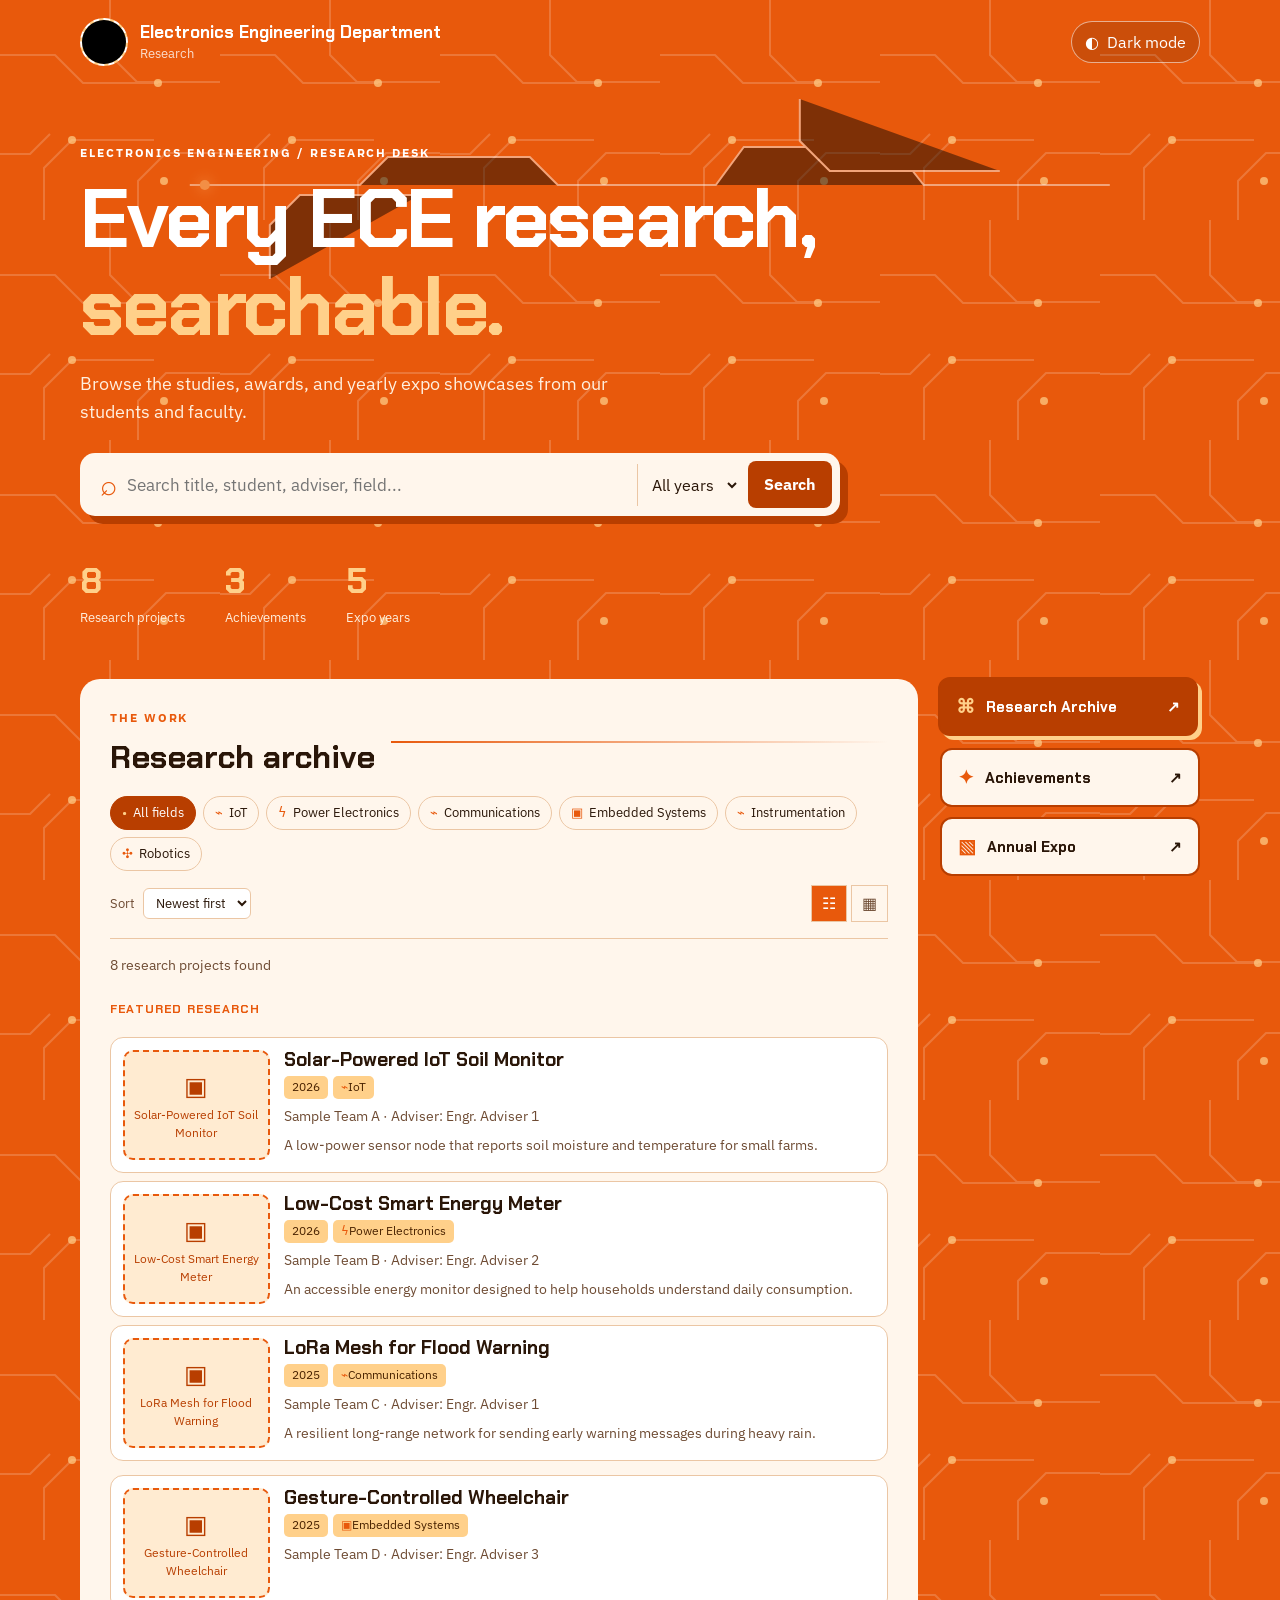
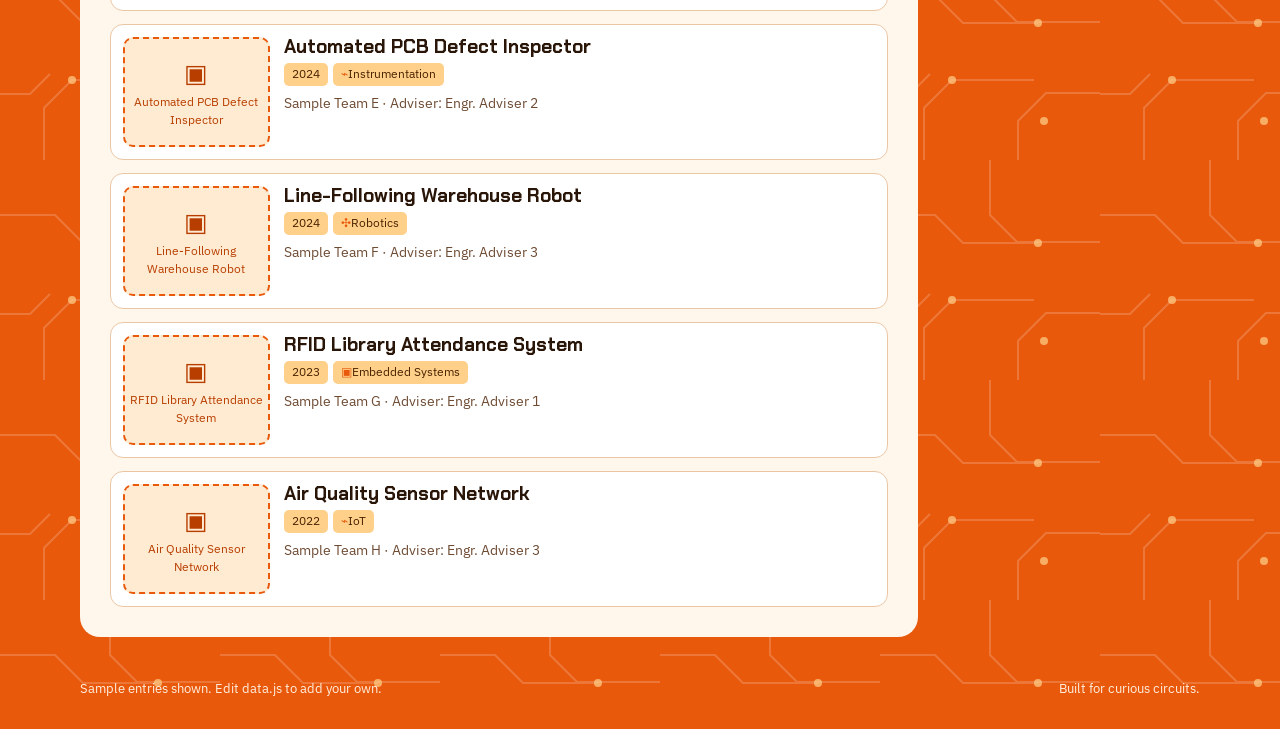
<file: index.html>
<!doctype html>
<html lang="en">
<head>
  <meta charset="utf-8">
  <meta name="viewport" content="width=device-width, initial-scale=1">
  <meta name="description" content="Research, achievements, and annual expo projects from the Electronics Engineering Department.">
  <title>ECE Research | Electronics Engineering Department</title>
  <link rel="preconnect" href="https://fonts.googleapis.com">
  <link rel="preconnect" href="https://fonts.gstatic.com" crossorigin>
  <link href="https://fonts.googleapis.com/css2?family=Chakra+Petch:wght@500;700&family=IBM+Plex+Sans:wght@400;500;700&display=swap" rel="stylesheet">
  <link rel="stylesheet" href="styles.css">
</head>
<body>
  <div class="page-shell">
    <header class="top wrap">
      <a class="brand" href="#archive" aria-label="ECE Research home">
        <span class="logo" id="logo"><span>ECE</span></span>
        <span><b id="dept">Electronics Engineering Department</b><small>Research</small></span>
      </a>
      <button class="theme-toggle" id="theme-toggle" type="button" aria-pressed="false">
        <span aria-hidden="true">◐</span><span id="theme-label">Dark mode</span>
      </button>
    </header>

    <main>
      <section class="hero wrap" aria-labelledby="headline">
        <svg class="pulse-trace" viewBox="0 0 900 180" aria-hidden="true">
          <path d="M0 86h170l28-28h142l28 28h158l28-38h150l30 38h186" />
          <path d="M80 180v-54l30-30h120M610 0v42l30 30h170" />
          <circle class="pulse-dot" cx="15" cy="86" r="5" />
        </svg>
        <p class="eyebrow">ELECTRONICS ENGINEERING / RESEARCH DESK</p>
        <h1 id="headline">Every ECE research,<br><em>searchable.</em></h1>
        <p class="tagline" id="tagline">Browse studies, awards, and annual expo showcases from our students and faculty.</p>
        <form class="search" id="search-form" role="search">
          <label class="sr-only" for="q">Search research</label>
          <span class="search-icon" aria-hidden="true">⌕</span>
          <input id="q" type="search" placeholder="Search title, student, adviser, field..." autocomplete="off">
          <label class="sr-only" for="yr">Filter research by year</label>
          <select id="yr"><option value="">All years</option></select>
          <button type="submit" class="search-submit">Search</button>
        </form>
        <div class="stats" aria-label="Research statistics">
          <div class="stat"><strong data-stat="research">0</strong><span>Research projects</span></div>
          <div class="stat"><strong data-stat="awards">0</strong><span>Achievements</span></div>
          <div class="stat"><strong data-stat="expo">0</strong><span>Expo years</span></div>
        </div>
      </section>

      <div class="main wrap">
        <div class="panel">
          <section class="view" id="v-archive" aria-labelledby="archive-title">
            <div class="section-heading"><div><p class="eyebrow orange">THE WORK</p><h2 id="archive-title">Research archive</h2></div></div>
            <div class="toolbar">
              <div class="chips" id="fields" aria-label="Filter research by field"></div>
              <div class="toolbar-row">
                <label class="control-label" for="sort">Sort
                  <select id="sort"><option value="newest">Newest first</option><option value="oldest">Oldest first</option><option value="az">A to Z</option></select>
                </label>
                <div class="view-switch" aria-label="Research layout">
                  <button type="button" class="icon-btn active" id="list-view" aria-label="List view" aria-pressed="true">☷</button>
                  <button type="button" class="icon-btn" id="grid-view" aria-label="Grid view" aria-pressed="false">▦</button>
                </div>
              </div>
            </div>
            <p class="count" id="count" aria-live="polite"></p>
            <div class="featured" id="featured"></div>
            <div class="research-list" id="list"></div>
          </section>

          <section class="view" id="v-achievements" aria-labelledby="achievements-title" hidden>
            <div class="section-heading"><div><p class="eyebrow orange">MILESTONES</p><h2 id="achievements-title">Achievements</h2></div></div>
            <p class="sub">A timeline of recognitions earned by the ECE research community.</p>
            <div class="timeline" id="awards"></div>
          </section>

          <section class="view" id="v-expo" aria-labelledby="expo-title" hidden>
            <div class="section-heading"><div><p class="eyebrow orange">SHOWCASE</p><h2 id="expo-title">Annual Expo</h2></div></div>
            <div class="tabs" role="tablist" aria-label="Expo year" id="etabs"></div>
            <p class="sub expo-summary" id="esum"></p>
            <div class="gallery" id="egrid"></div>
          </section>
        </div>

        <nav class="nav" aria-label="Research sections">
          <button class="navbtn" data-v="archive" type="button"><span aria-hidden="true">⌘</span> Research Archive <i aria-hidden="true">↗</i></button>
          <button class="navbtn" data-v="achievements" type="button"><span aria-hidden="true">✦</span> Achievements <i aria-hidden="true">↗</i></button>
          <button class="navbtn" data-v="expo" type="button"><span aria-hidden="true">▧</span> Annual Expo <i aria-hidden="true">↗</i></button>
        </nav>
      </div>
    </main>

    <footer class="footer wrap"><span id="foot">Electronics Engineering Department</span><span>Built for curious circuits.</span></footer>
  </div>

  <button class="back-top" id="back-top" type="button" aria-label="Back to top">↑</button>

  <div class="modal" id="detail-modal" role="dialog" aria-modal="true" aria-labelledby="modal-title" hidden>
    <div class="modal-card">
      <button class="modal-close" data-close="detail-modal" type="button" aria-label="Close research details">&times;</button>
      <div id="modal-body"></div>
    </div>
  </div>
  <div class="lightbox" id="lightbox" role="dialog" aria-modal="true" aria-label="Expanded expo photo" hidden>
    <button class="lightbox-close" type="button" aria-label="Close photo">&times;</button>
    <button class="lightbox-arrow prev" type="button" aria-label="Previous photo">‹</button>
    <figure><img id="lightbox-img" alt=""><figcaption id="lightbox-caption"></figcaption></figure>
    <button class="lightbox-arrow next" type="button" aria-label="Next photo">›</button>
  </div>
  <script src="data.js"></script>
  <script src="app.js"></script>
</body>
</html>
</file>
<file: styles.css>
:root {
  --orange:#E8590C; --deep:#B83E00; --gold:#FFD08A; --cream:#FFF6EC;
  --ink:#2A1608; --muted:#6E4B33; --line:#EBC6A4; --card:#fff;
  --head:"Chakra Petch","Trebuchet MS",sans-serif;
  --body:"IBM Plex Sans","Segoe UI",Arial,sans-serif;
  color-scheme:light;
}
:root[data-theme="dark"] { --cream:#2B1A10; --ink:#FFEBDD; --muted:#E3B999; --line:#68432A; --card:#3A2416; color-scheme:dark; }
@media (prefers-color-scheme:dark) { :root:not([data-theme="light"]) { --cream:#2B1A10; --ink:#FFEBDD; --muted:#E3B999; --line:#68432A; --card:#3A2416; color-scheme:dark; } }
* { box-sizing:border-box; }
html { scroll-behavior:smooth; }
body { margin:0; color:var(--ink); font:16px/1.55 var(--body); background:var(--orange) url("data:image/svg+xml,%3Csvg xmlns='http://www.w3.org/2000/svg' width='220' height='220' fill='none'%3E%3Cg stroke='%23fff' stroke-opacity='.18' stroke-width='2'%3E%3Cpath d='M0 55h55l28 28h75M110 0v55l27 27h83M44 220v-52l28-28h82M220 153h-54l-28 28v39M0 154h30l20-20'/%3E%3C/g%3E%3Cg fill='%23FFD08A'%3E%3Ccircle cx='158' cy='83' r='4' fill-opacity='.7'/%3E%3Ccircle cx='72' cy='140' r='4' fill-opacity='.7'/%3E%3Ccircle cx='164' cy='181' r='4' fill-opacity='.7'/%3E%3C/g%3E%3C/svg%3E"); }
button,select,input { font:inherit; }
button,select { cursor:pointer; }
.wrap { width:min(1120px,calc(100% - 40px)); margin-inline:auto; }
.top { display:flex; align-items:center; justify-content:space-between; gap:20px; padding:18px 0; color:#fff; }
.brand { display:flex; align-items:center; gap:12px; color:inherit; text-decoration:none; }
.brand b { display:block; font:700 17px var(--head); }
.brand small { display:block; opacity:.8; }
.logo { position:relative; overflow:hidden; display:grid; place-items:center; width:48px; height:48px; flex:none; border:2px dashed #fff; border-radius:50%; color:var(--deep); background:var(--gold); font:700 12px var(--head); }
.logo img { position:absolute; inset:0; width:100%; height:100%; object-fit:cover; }
.theme-toggle { display:flex; align-items:center; gap:8px; border:1px solid rgba(255,255,255,.55); border-radius:99px; padding:8px 13px; color:#fff; background:rgba(0,0,0,.12); }
.hero { position:relative; overflow:hidden; padding:60px 0 50px; color:#fff; }
.eyebrow { margin:0 0 12px; font-size:12px; letter-spacing:.16em; font-weight:700; }
.eyebrow.orange { color:var(--orange); }
h1,h2,h3 { margin:0; font-family:var(--head); line-height:1.08; }
h1 { position:relative; max-width:750px; font-size:clamp(42px,8vw,82px); letter-spacing:-.03em; }
h1 em { color:var(--gold); font-style:normal; }
.tagline { max-width:560px; margin:18px 0 28px; color:#FFF0DF; font-size:18px; }
.search { position:relative; z-index:1; display:flex; align-items:center; gap:8px; max-width:760px; padding:8px; border-radius:15px; background:var(--cream); box-shadow:8px 8px 0 var(--deep); }
.search-icon { padding-left:12px; color:var(--orange); font-size:29px; line-height:1; }
.search input { min-width:0; flex:1; border:0; outline:0; color:var(--ink); background:transparent; font-size:17px; }
.search select { border:0; border-left:1px solid var(--line); padding:10px; color:var(--ink); background:transparent; }
.search-submit { border:0; border-radius:8px; padding:11px 16px; color:#fff; background:var(--deep); font-weight:700; }
.search:focus-within { outline:3px solid var(--gold); outline-offset:3px; }
.stats { display:flex; gap:40px; margin-top:42px; }
.stat strong { display:block; color:var(--gold); font:700 35px var(--head); }
.stat span { color:#FFF0DF; font-size:13px; }
.pulse-trace { position:absolute; inset:15px -4% auto; width:108%; height:180px; opacity:.45; pointer-events:none; }
.pulse-trace path { stroke:#fff; stroke-width:2; }
.pulse-dot { fill:var(--gold); filter:drop-shadow(0 0 7px var(--gold)); animation:pulse 8s linear infinite; }
@keyframes pulse { from { transform:translateX(0); } to { transform:translateX(880px); } }
.main { display:grid; grid-template-columns:minmax(0,1fr) 260px; gap:22px; align-items:start; padding-bottom:30px; }
.panel { min-width:0; padding:30px; border-radius:20px; background:var(--cream); }
.nav { position:sticky; top:16px; display:grid; gap:10px; }
.navbtn { display:flex; align-items:center; gap:11px; border:2px solid var(--deep); border-radius:12px; padding:15px 16px; text-align:left; color:var(--ink); background:var(--cream); font:700 15px var(--head); transition:.18s; }
.navbtn span { color:var(--orange); font-size:19px; }.navbtn i { margin-left:auto; font-style:normal; }.navbtn:hover,.navbtn[aria-current="true"] { color:#fff; background:var(--deep); transform:translate(-2px,-2px); box-shadow:4px 4px 0 var(--gold); }.navbtn[aria-current="true"] span { color:var(--gold); }
.view[hidden] { display:none; }.view { animation:enter .25s ease both; }@keyframes enter { from { opacity:0; transform:translateY(8px); } to { opacity:1; transform:none; } }
.section-heading { display:flex; align-items:center; gap:16px; margin-bottom:22px; }.section-heading:after { content:""; height:2px; flex:1; background:linear-gradient(90deg,var(--orange),transparent); }
.section-heading h2 { font-size:32px; }.sub { margin:0 0 20px; color:var(--muted); }
.toolbar { border-bottom:1px solid var(--line); padding-bottom:16px; }.chips { display:flex; flex-wrap:wrap; gap:7px; }.chip { display:inline-flex; align-items:center; gap:6px; border:1px solid var(--line); border-radius:99px; padding:6px 11px; color:var(--ink); background:transparent; font-size:13px; }.chip.is-active { border-color:var(--deep); color:#fff; background:var(--deep); }.field-icon { color:var(--orange); }.chip.is-active .field-icon { color:var(--gold); }
.toolbar-row { display:flex; align-items:center; justify-content:space-between; gap:14px; margin-top:14px; }.control-label { color:var(--muted); font-size:13px; }.control-label select { margin-left:5px; border:1px solid var(--line); border-radius:6px; padding:5px 8px; color:var(--ink); background:var(--card); }.view-switch { display:flex; gap:4px; }.icon-btn { border:1px solid var(--line); padding:5px 10px; color:var(--muted); background:transparent; }.icon-btn.active { color:#fff; background:var(--orange); }
.count { margin:16px 0 12px; color:var(--muted); font-size:14px; }.research-list { display:grid; gap:13px; }.research-list.grid-mode { grid-template-columns:repeat(auto-fit,minmax(230px,1fr)); }.research-list.grid-mode .research-card { display:block; }.research-list.grid-mode .research-card .media { margin-bottom:12px; }
.research-card,.award-card { border:1px solid var(--line); border-radius:13px; padding:12px; background:var(--card); transition:.18s; }.research-card { display:grid; grid-template-columns:145px 1fr; gap:16px; cursor:pointer; }.research-card:hover,.award-card:hover { border-color:var(--gold); transform:translateY(-3px); box-shadow:0 0 0 2px var(--gold); }.research-card h3,.award-card h3 { font-size:19px; }.meta { margin:7px 0 0; color:var(--muted); font-size:14px; }.tag { display:inline-block; margin:6px 5px 0 0; border-radius:5px; padding:2px 8px; color:#4A2300; background:var(--gold); font-size:12px; }.featured { display:grid; gap:8px; margin-bottom:14px; }.featured:empty { display:none; }.featured-label { margin-top:12px; color:var(--orange); font:700 12px var(--head); letter-spacing:.1em; }
.media { position:relative; overflow:hidden; display:grid; place-items:center; min-height:110px; border:2px dashed var(--orange); border-radius:10px; color:var(--deep); background:color-mix(in srgb,var(--gold) 28%,var(--cream)); text-align:center; }.media img { position:absolute; inset:0; z-index:1; width:100%; height:100%; object-fit:cover; }.media.has-image .placeholder { opacity:0; }.media.loading:before { content:""; position:absolute; inset:0; background:linear-gradient(110deg,transparent 30%,rgba(255,255,255,.55) 50%,transparent 70%); animation:shimmer 1.4s infinite; z-index:2; }.media.loading img { opacity:0; }.media.loaded img { opacity:1; }.media.missing img { display:none; }.placeholder { transition:opacity .2s; font-size:12px; }.camera { display:block; font-size:25px; }.research-card .media { aspect-ratio:4/3; }.research-card .media img { cursor:zoom-in; }.mark { padding:0 2px; color:var(--deep); background:var(--gold); }
@keyframes shimmer { to { transform:translateX(100%); } }.empty { padding:30px 15px; border:2px dashed var(--line); border-radius:12px; color:var(--muted); text-align:center; }.empty button { margin-top:12px; border:0; border-radius:7px; padding:9px 13px; color:#fff; background:var(--deep); font-weight:700; }
.timeline { position:relative; display:grid; gap:22px; }.timeline:before { content:""; position:absolute; left:11px; top:5px; bottom:5px; width:2px; background:var(--line); }.timeline-year { position:relative; padding-left:35px; }.timeline-year:before { content:""; position:absolute; left:3px; top:3px; width:16px; height:16px; border:3px solid var(--cream); border-radius:50%; background:var(--orange); box-shadow:0 0 0 2px var(--orange); }.timeline-year h3 { margin-bottom:10px; color:var(--orange); }.award-card { display:grid; grid-template-columns:105px 1fr; gap:13px; margin-bottom:10px; }.award-card .media { min-height:75px; }.medal { color:var(--gold); font-size:24px; }
.tabs { display:flex; gap:5px; overflow-x:auto; padding-bottom:7px; border-bottom:2px solid var(--orange); }.tab { flex:none; border:0; border-radius:8px 8px 0 0; padding:9px 17px; color:var(--ink); background:transparent; font:700 18px var(--head); }.tab[aria-selected="true"] { color:#fff; background:var(--orange); }.gallery { columns:3 180px; column-gap:14px; }.gallery figure { break-inside:avoid; margin:0 0 14px; }.gallery .media { min-height:145px; }.gallery figcaption { margin-top:6px; color:var(--muted); font-size:13px; }.expo-summary { margin:18px 0; }
.footer { display:flex; justify-content:space-between; gap:15px; padding:12px 0 30px; color:#FFF0DF; font-size:13px; }.back-top { position:fixed; right:22px; bottom:22px; z-index:10; display:none; width:42px; height:42px; border:0; border-radius:50%; color:#fff; background:var(--deep); box-shadow:4px 4px 0 var(--gold); font-size:22px; }.back-top.show { display:block; }
.modal,.lightbox { position:fixed; inset:0; z-index:20; display:grid; place-items:center; padding:20px; background:rgba(28,12,3,.82); }.modal[hidden],.lightbox[hidden] { display:none; }.modal-card { position:relative; width:min(720px,100%); max-height:90vh; overflow:auto; border-radius:18px; padding:25px; color:var(--ink); background:var(--cream); }.modal-content { display:grid; grid-template-columns:minmax(180px,40%) 1fr; gap:22px; }.modal-content .media { min-height:220px; }.modal-close,.lightbox-close { position:absolute; top:10px; right:14px; border:0; color:var(--muted); background:transparent; font-size:30px; line-height:1; }.modal-card h2 { margin-bottom:10px; font-size:29px; }.detail-block { margin-top:18px; }.lightbox figure { max-width:min(900px,80vw); margin:0; text-align:center; }.lightbox img { max-width:100%; max-height:78vh; border-radius:8px; }.lightbox figcaption { margin-top:8px; color:#fff; }.lightbox-arrow { position:absolute; top:50%; border:0; color:#fff; background:transparent; font-size:60px; line-height:1; }.lightbox-arrow.prev { left:4%; }.lightbox-arrow.next { right:4%; }
:focus-visible { outline:3px solid var(--gold); outline-offset:3px; }.sr-only { position:absolute; width:1px; height:1px; padding:0; margin:-1px; overflow:hidden; clip:rect(0,0,0,0); white-space:nowrap; border:0; }
@media (max-width:820px) { .wrap { width:min(100% - 28px,680px); }.hero { padding:42px 0; }.main { display:flex; flex-direction:column; }.nav { position:static; order:-1; display:flex; width:100%; overflow-x:auto; padding-bottom:4px; }.navbtn { flex:none; white-space:nowrap; padding:10px 13px; }.panel { width:100%; padding:21px; }.stats { gap:22px; }.stat strong { font-size:29px; }.search { flex-wrap:wrap; }.search input { width:calc(100% - 55px); }.search select { flex:1; border-left:0; border-top:1px solid var(--line); }.search-submit { flex:1; }.modal-content { grid-template-columns:1fr; }.modal-content .media { min-height:180px; } }
@media (max-width:520px) { .top { align-items:flex-start; }.theme-toggle { padding:7px 9px; }.theme-toggle #theme-label { position:absolute; width:1px; overflow:hidden; clip:rect(0,0,0,0); }.research-card,.award-card { grid-template-columns:1fr; }.research-card .media { min-height:150px; }.footer { display:block; }.footer span { display:block; margin-top:4px; }.pulse-trace { display:none; } }
@media (prefers-reduced-motion:reduce) { *,*:before,*:after { scroll-behavior:auto!important; animation-duration:.001ms!important; transition-duration:.001ms!important; } }
</file>
